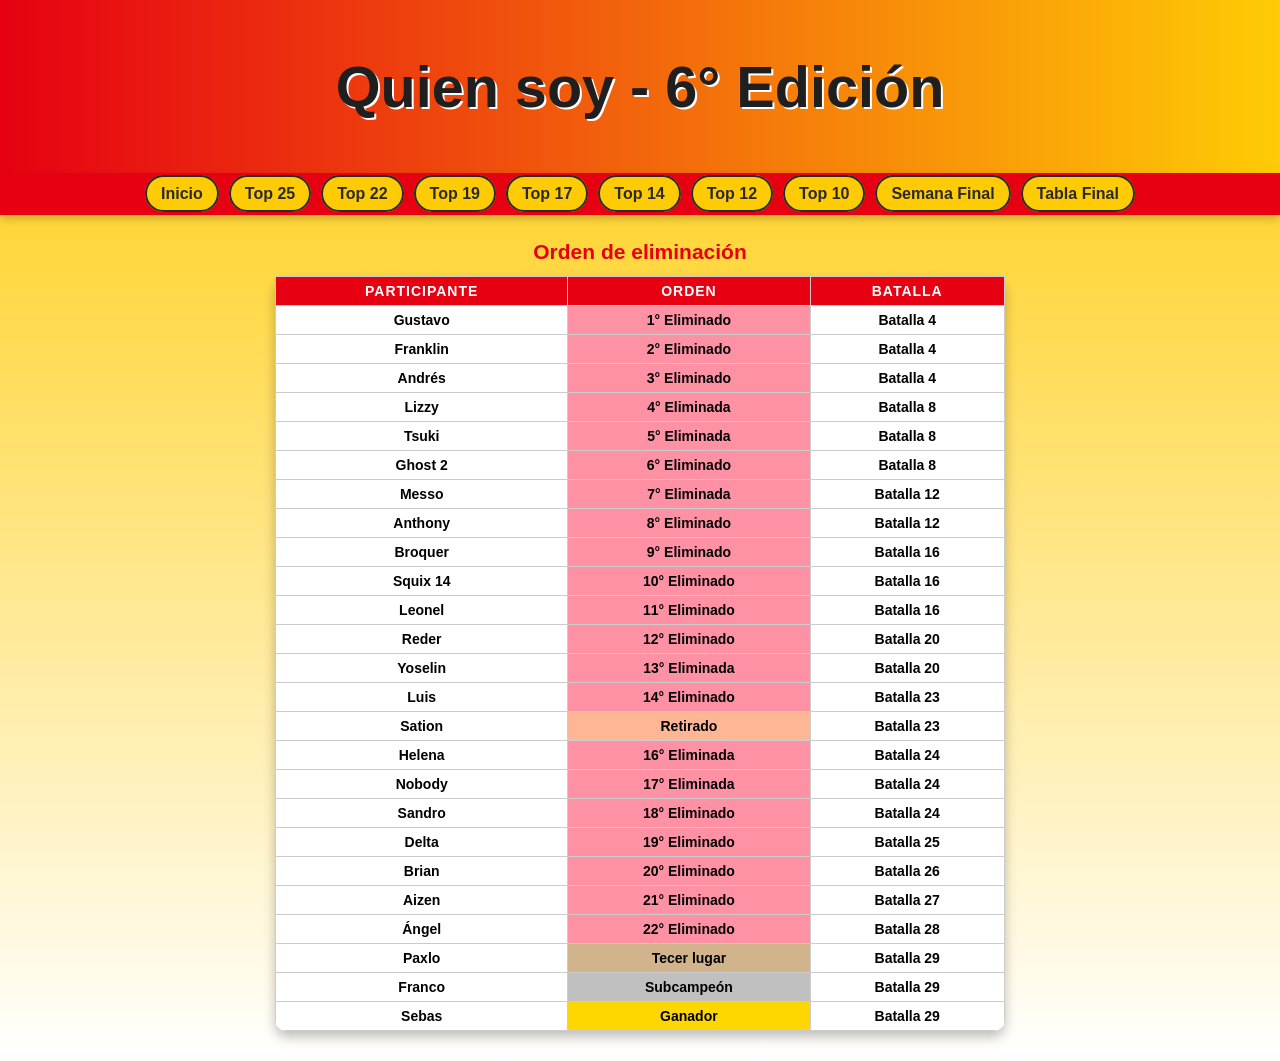
<file: index.html>
<!doctype html>
<html lang="es">
  <head>
    <meta charset="utf-8">
    <meta name="viewport" content="width=device-width, initial-scale=1.0, maximum-scale=1.0, user-scalable=no">
    <title>Orden de eliminación</title>
    <link rel="shortcut icon" href="logo.png" />

    

    <style>
      body {
        background: linear-gradient(180deg, #ffcb05, #ffffff);
        margin: 0;
        font-family: Arial;
        text-align: center;
      }
    
      /* ===== TÍTULO ===== */
      #titulo {
        padding: 15px;
        background: linear-gradient(90deg, #e60012, #ffcb05);
        color: #1f1f1f;
        font-size: 1.8em;
        font-weight: bold;
        text-shadow: 2px 2px 0 #fff;
      }
    
      /* ===== NAV ===== */
      nav {
        background-color: #e60012;
        display: flex;
        justify-content: center;
        align-items: center;
        flex-wrap: wrap;
        padding: 12px;
        margin-bottom: 25px;
        box-shadow: 0 4px 8px rgba(0,0,0,0.2);
      }
    
      nav ul {
        display: flex;
        flex-wrap: wrap;
        justify-content: center;
        gap: 10px;
        list-style: none;
        margin: 0;
        padding: 0;
      }
    
      nav ul li a {
        background-color: #ffcb05;
        color: #2a2a2a;
        font-weight: bold;
        text-decoration: none;
        padding: 8px 14px;
        border-radius: 20px;
        transition: 0.3s;
        font-size: clamp(12px, 3vw, 16px);
        border: 2px solid #2a2a2a;
      }
    
      nav ul li a:hover {
        background-color: #ffe066;
        transform: scale(1.05);
      }
    
      /* ===== CONTENEDOR TABLA ===== */
      .table-container {
        overflow-x: auto;
        -webkit-overflow-scrolling: touch;
        margin: 0 auto;
        max-width: 95%;
      }
    
      /* ===== TABLA ===== */
      table {
        width: 60%;
        border-collapse: collapse;
        box-shadow: 0 6px 12px rgba(0, 0, 0, 0.25);
        font-size: clamp(12px, 2.5vw, 14px);
        margin: 0 auto 30px;
        background-color: white;
        border-radius: 12px;
        overflow: hidden;
      }
    
      th, td {
        border: 1px solid #ccc;
        padding: 6px;
        text-align: center;
        word-wrap: break-word;
        white-space: nowrap;
      }
    
      /* Encabezado */
      th {
        background-color: #e60012;
        color: white;
        text-transform: uppercase;
        letter-spacing: 1px;
      }
    
      caption {
        font-size: 1.5em;
        margin-bottom: 12px;
        font-weight: bold;
        color: #e60012;
      }
    
      /* Subtítulos */
      .subtitulo {
        background-color: #ffffff;
        font-weight: bold;
      }
    
      /* ===== COLORES ORIGINALES (SIN CAMBIOS) ===== */
      .eliminado {
        background-color: #FF91A4;
      }
    
      .ganador {
        background-color: gold;
      }
    
      .subcampeon {
        background-color: silver;
      }
    
      .tercero {
        background-color: tan;
      }

      .retirado {
  background-color: #FFB694;
  color: black;
}

.indefi {
  background-color: #aaa;
  color: black;
}
    
      /* ===== RESPONSIVE ===== */
      @media (max-width: 600px) {
        table {
          font-size: 12px;
          width: 95%;
        }
    
        nav ul {
          flex-direction: column;
        }
    
        nav ul li a {
          width: 100%;
          display: block;
        }
    
        th, td {
          padding: 6px;
        }
      }
    </style>

  </head>

  <body>
    <header id="titulo">
      <h1>Quien soy - 6° Edición</h1>
    </header>

    <nav>
      <ul>
        <li><a href="index.html">Inicio</a></li>
        <li><a href="Top25.html">Top 25</a></li>
        <li><a href="Top22.html">Top 22</a></li>
        <li><a href="Top19.html">Top 19</a></li>
        <li><a href="Top17.html">Top 17</a></li>
        <li><a href="Top14.html">Top 14</a></li>
        <li><a href="Top12.html">Top 12</a></li>
        <li><a href="Top10.html">Top 10</a></li>
        <li><a href="semanafinal.html">Semana Final</a></li>
        <li><a href="tabla.html">Tabla Final</a></li>
      </ul>
    </nav>

    <main class="container mt-3">
      <div class="table-container">
        <table>
          <caption>Orden de eliminación</caption>
          <thead>
            <tr>
              <th>Participante</th>
              <th>Orden</th>
              <th>Batalla</th>
            </tr>
          </thead>
          <tbody>
            <tr class="subtitulo"><td>Gustavo</td><td class="eliminado">1° Eliminado</td><td>Batalla 4</td></tr>
            <tr class="subtitulo"><td>Franklin</td><td class="eliminado">2° Eliminado</td><td>Batalla 4</td></tr>
            <tr class="subtitulo"><td>Andrés</td><td class="eliminado">3° Eliminado</td><td>Batalla 4</td></tr>
            <tr class="subtitulo"><td>Lizzy</td><td class="eliminado">4° Eliminada</td><td>Batalla 8</td></tr>
            <tr class="subtitulo"><td>Tsuki</td><td class="eliminado">5° Eliminada</td><td>Batalla 8</td></tr>
            <tr class="subtitulo"><td>Ghost 2</td><td class="eliminado">6° Eliminado</td><td>Batalla 8</td></tr>
            <tr class="subtitulo"><td>Messo</td><td class="eliminado">7° Eliminada</td><td>Batalla 12</td></tr>
            <tr class="subtitulo"><td>Anthony</td><td class="eliminado">8° Eliminado</td><td>Batalla 12</td></tr>
            <tr class="subtitulo"><td>Broquer</td><td class="eliminado">9° Eliminado</td><td>Batalla 16</td></tr>
            <tr class="subtitulo"><td>Squix 14</td><td class="eliminado">10° Eliminado</td><td>Batalla 16</td></tr>
            <tr class="subtitulo"><td>Leonel</td><td class="eliminado">11° Eliminado</td><td>Batalla 16</td></tr>
            <tr class="subtitulo"><td>Reder</td><td class="eliminado">12° Eliminado</td><td>Batalla 20</td></tr>
            <tr class="subtitulo"><td>Yoselin</td><td class="eliminado">13° Eliminada</td><td>Batalla 20</td></tr>
            <tr class="subtitulo"><td>Luis</td><td class="eliminado">14° Eliminado</td><td>Batalla 23</td></tr>
            <tr class="subtitulo"><td>Sation</td><td class="retirado">Retirado</td><td>Batalla 23</td></tr>
            <tr class="subtitulo"><td>Helena</td><td class="eliminado">16° Eliminada</td><td>Batalla 24</td></tr>
            <tr class="subtitulo"><td>Nobody</td><td class="eliminado">17° Eliminada</td><td>Batalla 24</td></tr>
            <tr class="subtitulo"><td>Sandro</td><td class="eliminado">18° Eliminado</td><td>Batalla 24</td></tr>
            <tr class="subtitulo"><td>Delta</td><td class="eliminado">19° Eliminado</td><td>Batalla 25</td></tr>
            <tr class="subtitulo"><td>Brian</td><td class="eliminado">20° Eliminado</td><td>Batalla 26</td></tr>
            <tr class="subtitulo"><td>Aizen</td><td class="eliminado">21° Eliminado</td><td>Batalla 27</td></tr>
            <tr class="subtitulo"><td>Ángel</td><td class="eliminado">22° Eliminado</td><td>Batalla 28</td></tr>
            <tr class="subtitulo"><td>Paxlo</td><td class="tercero">Tecer lugar</td><td>Batalla 29</td></tr>
            <tr class="subtitulo"><td>Franco</td><td class="subcampeon">Subcampeón</td><td>Batalla 29</td></tr>
            <tr class="subtitulo"><td>Sebas</td><td class="ganador">Ganador</td><td>Batalla 29</td></tr>
          </tbody>
        </table>
      </div>
    </main>
  </body>
</html>
</file>
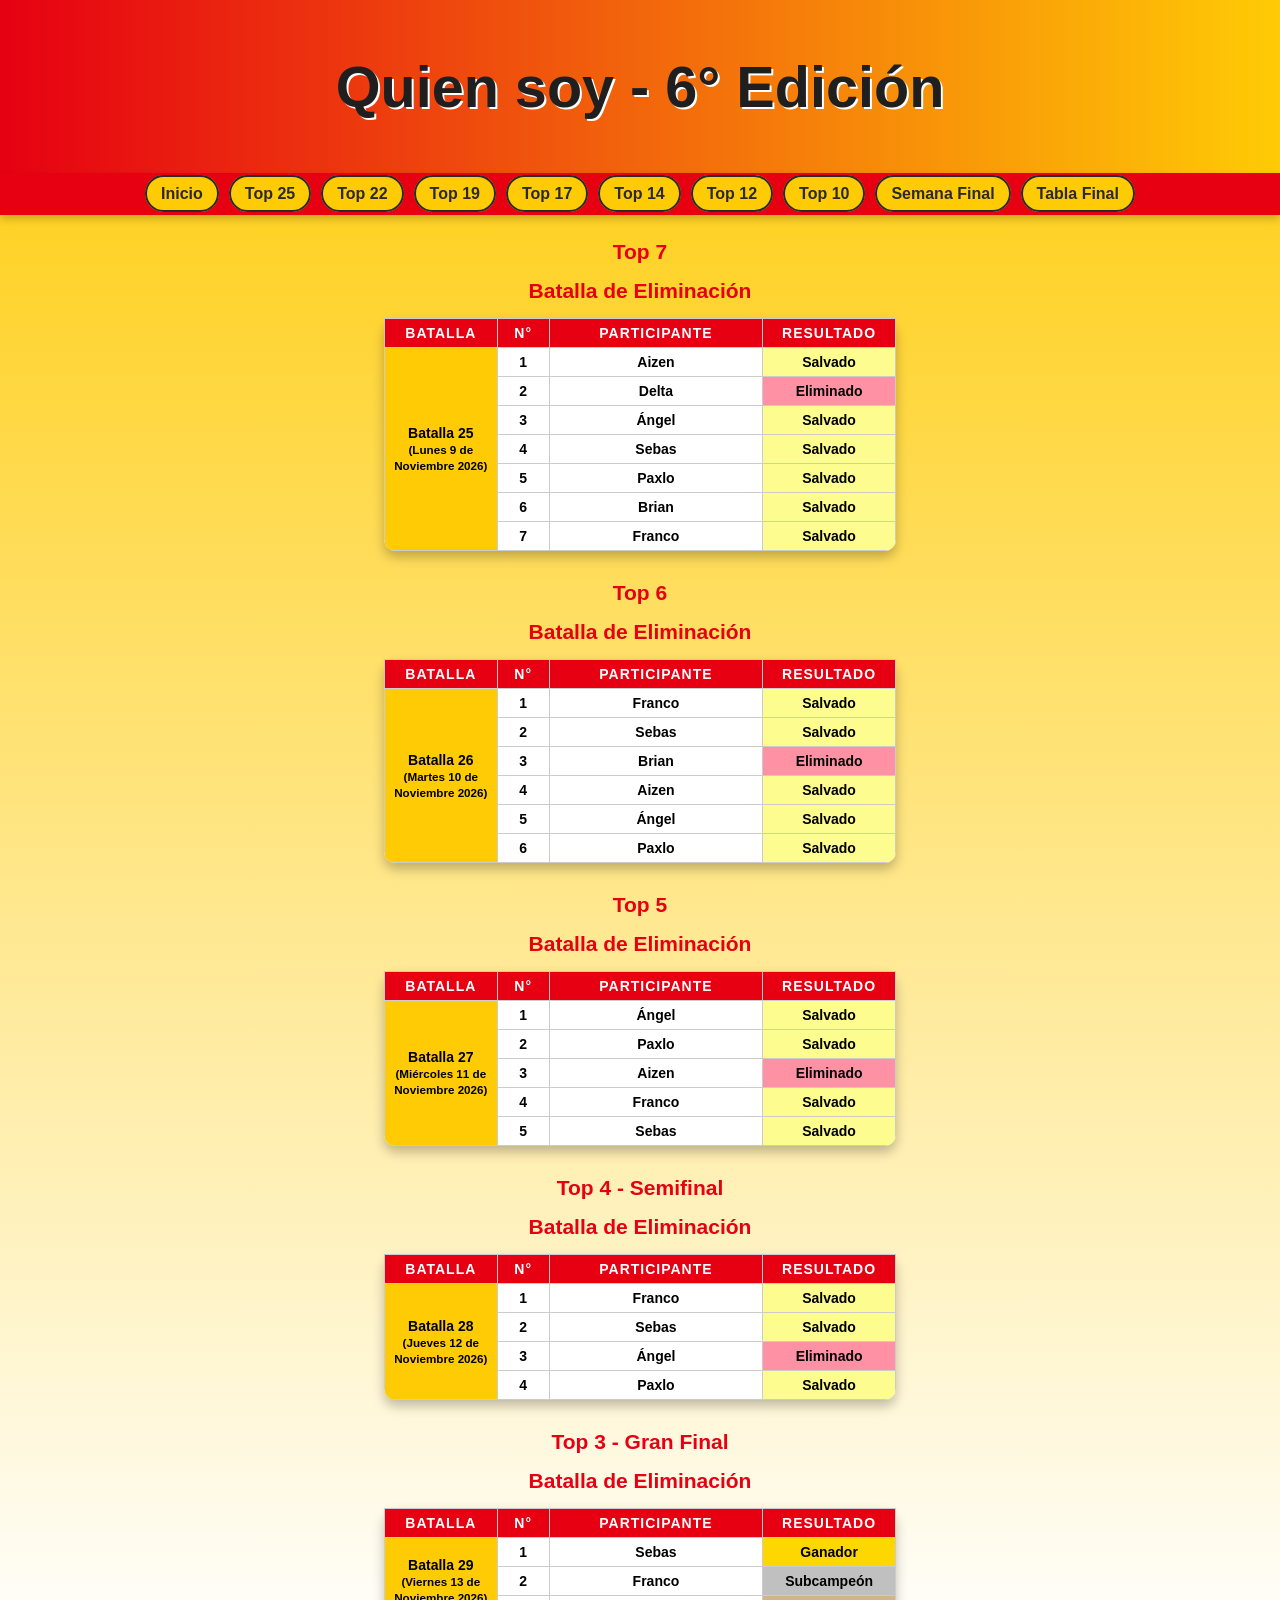
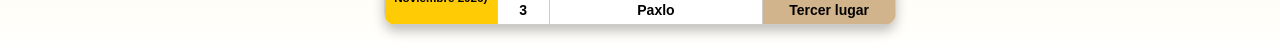
<file: semanafinal.html>
<!doctype html>
<html lang="es">
  <head>
    <meta charset="utf-8">
    <meta name="viewport" content="width=device-width, initial-scale=1">
    <title>Semana Final</title>
    <link rel="shortcut icon" href="logo.png" />

    <link rel="stylesheet" href="styles.css">
  </head>

  <body>
    <div id="titulo">
      <h1>Quien soy - 6° Edición</h1>
    </div>

    <nav>
      <ul>
        <li><a href="index.html">Inicio</a></li>
        <li><a href="Top25.html">Top 25</a></li>
        <li><a href="Top22.html">Top 22</a></li>
        <li><a href="Top19.html">Top 19</a></li>
        <li><a href="Top17.html">Top 17</a></li>
        <li><a href="Top14.html">Top 14</a></li>
        <li><a href="Top12.html">Top 12</a></li>
        <li><a href="Top10.html">Top 10</a></li>
        <li><a href="semanafinal.html">Semana Final</a></li>
        <li><a href="tabla.html">Tabla Final</a></li>
      </ul>
    </nav>

    <table>
      <caption>Top 7</caption>
      <thead>
        <tr>
          <th>Batalla</th>
          <th>N°</th>
          <th>Participante</th>
          <th>Resultado</th>
        </tr>
      </thead>
      <tbody>
        <caption>Batalla de Eliminación</caption>
        <tr>
          <td class="subtitulo" rowspan="10">Batalla 25<br><small>(Lunes 9 de Noviembre 2026)</small></td>
          <td>1</td>
          <td>Aizen</td>
          <td class="salvadop">Salvado</td> 
        </tr>
        <tr>
          <td>2</td>
          <td>Delta</td>
          <td class="eliminado">Eliminado</td> 
        </tr>
        <tr>
          <td>3</td>
          <td>Ángel</td>
          <td class="salvadop">Salvado</td> 
        </tr>
        <tr>
          <td>4</td>
          <td>Sebas</td>
          <td class="salvadop">Salvado</td> 
        </tr>
        <tr>
          <td>5</td>
          <td>Paxlo</td>
          <td class="salvadop">Salvado</td> 
        </tr>
        <tr>
         <td>6</td>
         <td>Brian</td>
         <td class="salvadop">Salvado</td> 
        </tr>
        <tr>
         <td>7</td>
         <td>Franco</td>
         <td class="salvadop">Salvado</td> 
        </tr>
      </tbody>
    </table>

    <table>
      <caption>Top 6</caption>
      <thead>
        <tr>
          <th>Batalla</th>
          <th>N°</th>
          <th>Participante</th>
          <th>Resultado</th>
        </tr>
      </thead>
      <tbody>
        <caption>Batalla de Eliminación</caption>
        <tr>
          <td class="subtitulo" rowspan="10">Batalla 26<br><small>(Martes 10 de Noviembre 2026)</small></td>
          <td>1</td>
          <td>Franco</td>
          <td class="salvadop">Salvado</td> 
        </tr>
        <tr>
          <td>2</td>
          <td>Sebas</td>
          <td class="salvadop">Salvado</td> 
        </tr>
        <tr>
          <td>3</td>
          <td>Brian</td>
          <td class="eliminado">Eliminado</td> 
        </tr>
        <tr>
          <td>4</td>
          <td>Aizen</td>
          <td class="salvadop">Salvado</td> 
        </tr>
        <tr>
         <td>5</td>
         <td>Ángel</td>
         <td class="salvadop">Salvado</td> 
        </tr>
        <tr>
         <td>6</td>
         <td>Paxlo</td>
         <td class="salvadop">Salvado</td> 
        </tr>
      </tbody>
    </table>

    <table>
      <caption>Top 5</caption>
      <thead>
        <tr>
          <th>Batalla</th>
          <th>N°</th>
          <th>Participante</th>
          <th>Resultado</th>
        </tr>
      </thead>
      <tbody>
        <caption>Batalla de Eliminación</caption>
        <tr>
          <td class="subtitulo" rowspan="10">Batalla 27<br><small>(Miércoles 11 de Noviembre 2026)</small></td>
          <td>1</td>
          <td>Ángel</td>
          <td class="salvadop">Salvado</td> 
        </tr>
        <tr>
          <td>2</td>
          <td>Paxlo</td>
          <td class="salvadop">Salvado</td> 
        </tr>
        <tr>
          <td>3</td>
          <td>Aizen</td>
          <td class="eliminado">Eliminado</td> 
        </tr>
        <tr>
         <td>4</td>
         <td>Franco</td>
         <td class="salvadop">Salvado</td> 
        </tr>
        <tr>
         <td>5</td>
         <td>Sebas</td>
         <td class="salvadop">Salvado</td> 
        </tr>
      </tbody>
    </table>

    <table>
      <caption>Top 4 - Semifinal</caption>
      <thead>
        <tr>
          <th>Batalla</th>
          <th>N°</th>
          <th>Participante</th>
          <th>Resultado</th>
        </tr>
      </thead>
      <tbody>
        <caption>Batalla de Eliminación</caption>
        <tr>
          <td class="subtitulo" rowspan="10">Batalla 28<br><small>(Jueves 12 de Noviembre 2026)</small></td>
          <td>1</td>
          <td>Franco</td>
          <td class="salvadop">Salvado</td> 
        </tr>
        <tr>
          <td>2</td>
          <td>Sebas</td>
          <td class="salvadop">Salvado</td> 
        </tr>
        <tr>
         <td>3</td>
         <td>Ángel</td>
         <td class="eliminado">Eliminado</td> 
        </tr>
        <tr>
         <td>4</td>
         <td>Paxlo</td>
         <td class="salvadop">Salvado</td> 
        </tr>
      </tbody>
    </table>

    <table>
      <caption>Top 3 - Gran Final</caption>
      <thead>
        <tr>
          <th>Batalla</th>
          <th>N°</th>
          <th>Participante</th>
          <th>Resultado</th>
        </tr>
      </thead>
      <tbody>
        <caption>Batalla de Eliminación</caption>
        <tr>
          <td class="subtitulo" rowspan="10">Batalla 29<br><small>(Viernes 13 de Noviembre 2026)</small></td>
          <td>1</td>
          <td>Sebas</td>
          <td class="ganador">Ganador</td> 
        </tr>
        <tr>
          <td>2</td>
          <td>Franco</td>
          <td class="subcampeon">Subcampeón</td> 
        </tr>
        <tr>
         <td>3</td>
         <td>Paxlo</td>
         <td class="tercero">Tercer lugar</td> 
        </tr>
      </tbody>
    </table>
  </body>
</html>
</file>
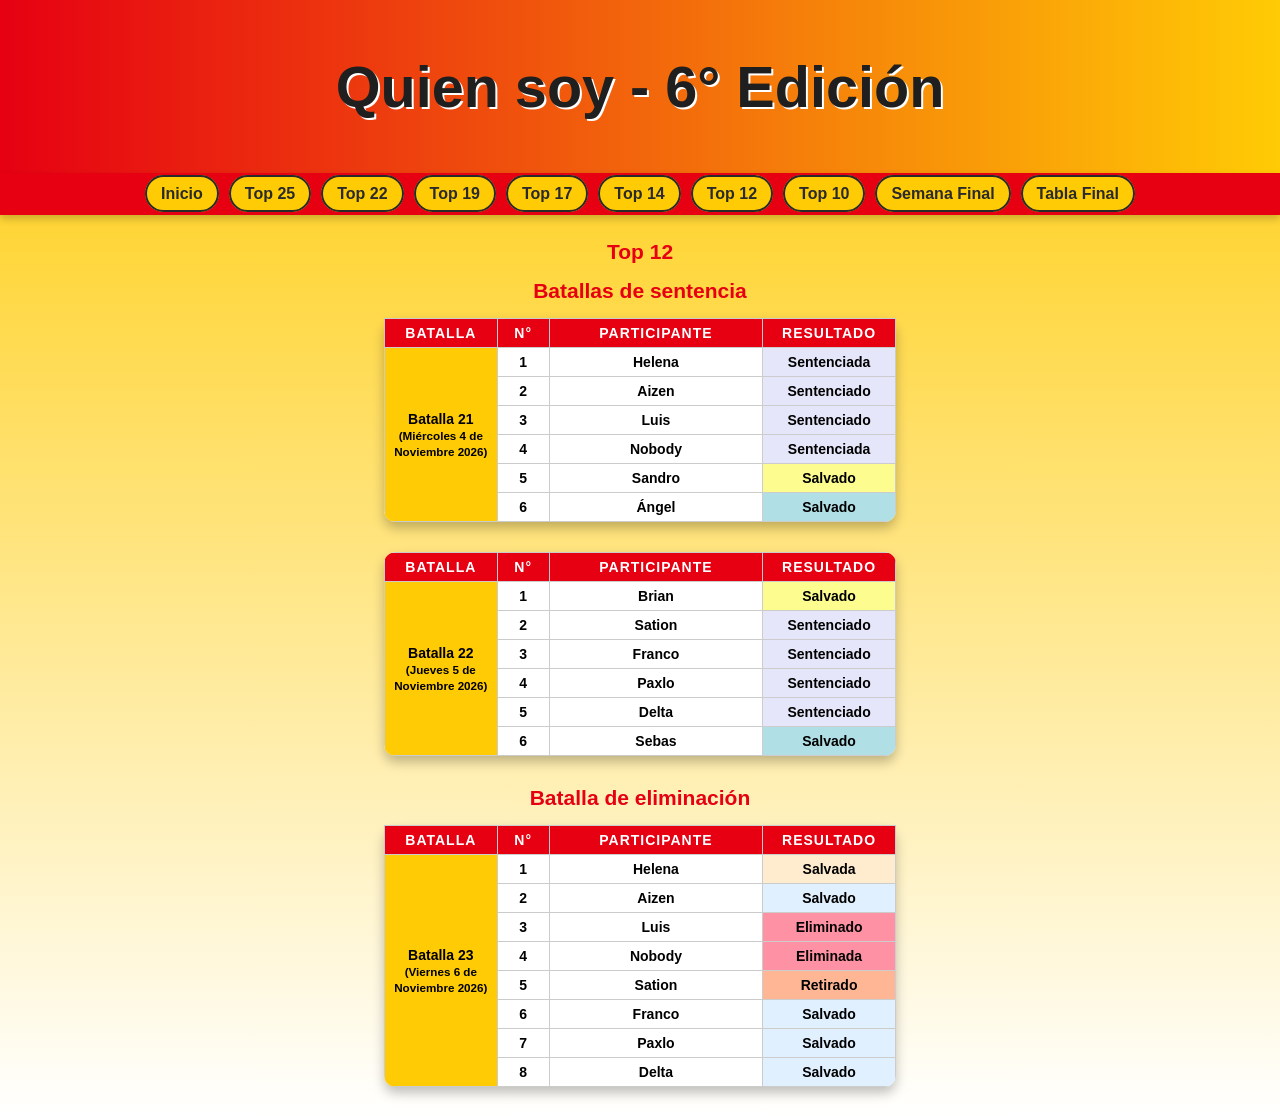
<file: Top12.html>
<!doctype html>
<html lang="es">
  <head>
    <meta charset="utf-8">
    <meta name="viewport" content="width=device-width, initial-scale=1">
    <title>Top 12</title>
    <link rel="shortcut icon" href="logo.png" />

    <link rel="stylesheet" href="styles.css">
  </head>

  <body>
    <div id="titulo">
      <h1>Quien soy - 6° Edición</h1>
    </div>

    <nav>
      <ul>
        <li><a href="index.html">Inicio</a></li>
        <li><a href="Top25.html">Top 25</a></li>
        <li><a href="Top22.html">Top 22</a></li>
        <li><a href="Top19.html">Top 19</a></li>
        <li><a href="Top17.html">Top 17</a></li>
        <li><a href="Top14.html">Top 14</a></li>
        <li><a href="Top12.html">Top 12</a></li>
        <li><a href="Top10.html">Top 10</a></li>
        <li><a href="semanafinal.html">Semana Final</a></li>
        <li><a href="tabla.html">Tabla Final</a></li>
      </ul>
    </nav>

    <table>
      <caption>Top 12</caption>
      <thead>
        <tr>
          <th>Batalla</th>
          <th>N°</th>
          <th>Participante</th>
          <th>Resultado</th>
        </tr>
      </thead>
      <tbody>
        <caption>Batallas de sentencia</caption>
        <tr>
          <td class="subtitulo" rowspan="10">Batalla 21<br><small>(Miércoles 4 de Noviembre 2026)</small></td>
          <td>1</td>
          <td>Helena</td>
          <td class="sentenciado">Sentenciada</td> 
        </tr>
        <tr>
          <td>2</td>
          <td>Aizen</td>
          <td class="sentenciado">Sentenciado</td> 
        </tr>
        <tr>
          <td>3</td>
          <td>Luis</td>
          <td class="sentenciado">Sentenciado</td> 
        </tr>
        <tr>
          <td>4</td>
          <td>Nobody</td>
          <td class="sentenciado">Sentenciada</td> 
        </tr>
        <tr>
          <td>5</td>
          <td>Sandro</td>
          <td class="salvadop">Salvado</td> 
        </tr>
        <tr>
         <td>6</td>
         <td>Ángel</td>
         <td class="salvado">Salvado</td> 
        </tr>
      </tbody>
    </table>

    <table>
      <thead>
        <tr>
          <th>Batalla</th>
          <th>N°</th>
          <th>Participante</th>
          <th>Resultado</th>
        </tr>
      </thead>
      <tbody>
        <tr>
          <td class="subtitulo" rowspan="10">Batalla 22<br><small>(Jueves 5 de Noviembre 2026)</small></td>
          <td>1</td>
          <td>Brian</td>
          <td class="salvadop">Salvado</td> 
        </tr>
        <tr>
          <td>2</td>
          <td>Sation</td>
          <td class="sentenciado">Sentenciado</td> 
        </tr>
        <tr>
          <td>3</td>
          <td>Franco</td>
          <td class="sentenciado">Sentenciado</td> 
        </tr>
        <tr>
          <td>4</td>
          <td>Paxlo</td>
          <td class="sentenciado">Sentenciado</td> 
        </tr>
        <tr>
          <td>5</td>
          <td>Delta</td>
          <td class="sentenciado">Sentenciado</td> 
        </tr>
        <tr>
         <td>6</td>
         <td>Sebas</td>
         <td class="salvado">Salvado</td> 
        </tr>
      </tbody>
    </table>

    <table>
      <thead>
        <tr>
          <th>Batalla</th>
          <th>N°</th>
          <th>Participante</th>
          <th>Resultado</th>
        </tr>
      </thead>
      <tbody>
        <caption>Batalla de eliminación</caption>
        <tr>
          <td class="subtitulo" rowspan="10">Batalla 23<br><small>(Viernes 6 de Noviembre 2026)</small></td>
          <td>1</td>
          <td>Helena</td>
          <td class="salvadope">Salvada</td>
        </tr>
        <tr>
          <td>2</td>
          <td>Aizen</td>
          <td class="salvadoe">Salvado</td>
        </tr>
        <tr>
          <td>3</td>
          <td>Luis</td>
          <td class="eliminado">Eliminado</td>
        </tr>
        <tr>
          <td>4</td>
          <td>Nobody</td>
          <td class="eliminado">Eliminada</td>
        </tr>
        <tr>
          <td>5</td>
          <td>Sation</td>
          <td class="retirado">Retirado</td>
        </tr>
        <tr>
          <td>6</td>
          <td>Franco</td>
          <td class="salvadoe">Salvado</td>
        </tr>
        <tr>
          <td>7</td>
          <td>Paxlo</td>
          <td class="salvadoe">Salvado</td>
        </tr>
        <tr>
          <td>8</td>
          <td>Delta</td>
          <td class="salvadoe">Salvado</td>
        </tr>
      </tbody>
    </table>
  </body>
</html>
</file>
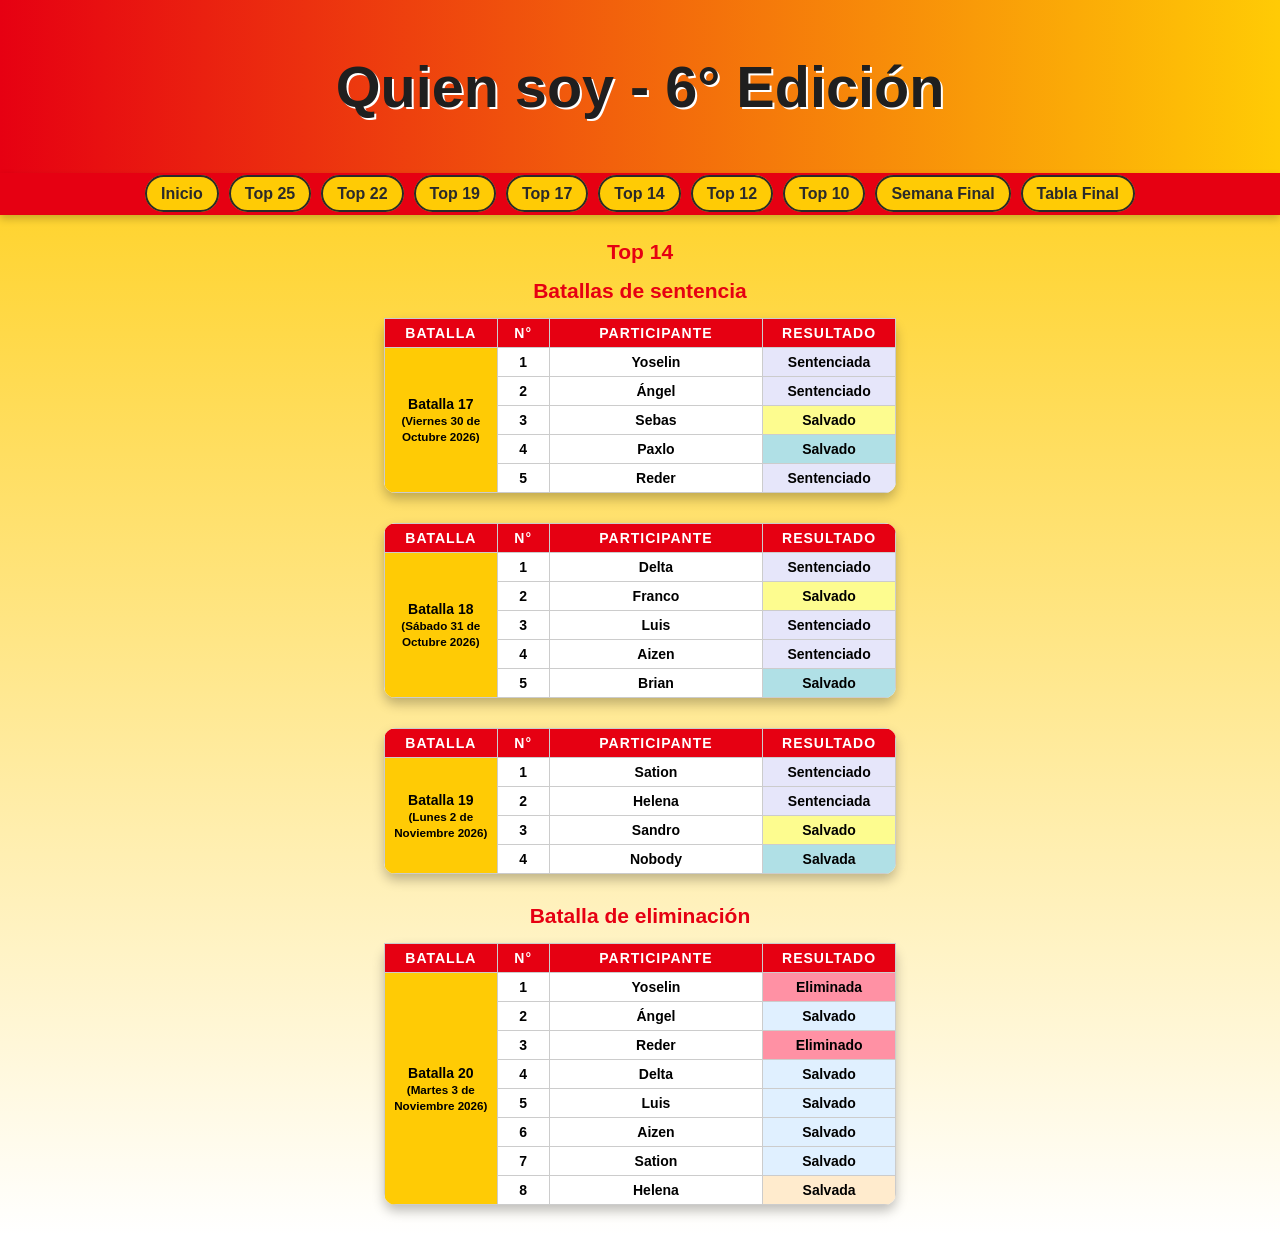
<file: Top14.html>
<!doctype html>
<html lang="es">
  <head>
    <meta charset="utf-8">
    <meta name="viewport" content="width=device-width, initial-scale=1">
    <title>Top 14</title>
    <link rel="shortcut icon" href="logo.png" />

    <link rel="stylesheet" href="styles.css">
  </head>

  <body>
    <div id="titulo">
      <h1>Quien soy - 6° Edición</h1>
    </div>

    <nav>
      <ul>
        <li><a href="index.html">Inicio</a></li>
        <li><a href="Top25.html">Top 25</a></li>
        <li><a href="Top22.html">Top 22</a></li>
        <li><a href="Top19.html">Top 19</a></li>
        <li><a href="Top17.html">Top 17</a></li>
        <li><a href="Top14.html">Top 14</a></li>
        <li><a href="Top12.html">Top 12</a></li>
        <li><a href="Top10.html">Top 10</a></li>
        <li><a href="semanafinal.html">Semana Final</a></li>
        <li><a href="tabla.html">Tabla Final</a></li>
      </ul>
    </nav>

    <table>
      <caption>Top 14</caption>
      <thead>
        <tr>
          <th>Batalla</th>
          <th>N°</th>
          <th>Participante</th>
          <th>Resultado</th>
        </tr>
      </thead>
      <tbody>
        <caption>Batallas de sentencia</caption>
        <tr>
          <td class="subtitulo" rowspan="10">Batalla 17<br><small>(Viernes 30 de Octubre 2026)</small></td>
          <td>1</td>
          <td>Yoselin</td>
          <td class="sentenciado">Sentenciada</td> 
        </tr>
        <tr>
          <td>2</td>
          <td>Ángel</td>
          <td class="sentenciado">Sentenciado</td> 
        </tr>
        <tr>
          <td>3</td>
          <td>Sebas</td>
          <td class="salvadop">Salvado</td> 
        </tr>
        <tr>
          <td>4</td>
          <td>Paxlo</td>
          <td class="salvado">Salvado</td> 
        </tr>
        <tr>
          <td>5</td>
          <td>Reder</td>
          <td class="sentenciado">Sentenciado</td> 
        </tr>
      </tbody>
    </table>

    <table>
      <thead>
        <tr>
          <th>Batalla</th>
          <th>N°</th>
          <th>Participante</th>
          <th>Resultado</th>
        </tr>
      </thead>
      <tbody>
        <tr>
          <td class="subtitulo" rowspan="10">Batalla 18<br><small>(Sábado 31 de Octubre 2026)</small></td>
          <td>1</td>
          <td>Delta</td>
          <td class="sentenciado">Sentenciado</td> 
        </tr>
        <tr>
          <td>2</td>
          <td>Franco</td>
          <td class="salvadop">Salvado</td> 
        </tr>
        <tr>
          <td>3</td>
          <td>Luis</td>
          <td class="sentenciado">Sentenciado</td> 
        </tr>
        <tr>
          <td>4</td>
          <td>Aizen</td>
          <td class="sentenciado">Sentenciado</td> 
        </tr>
        <tr>
          <td>5</td>
          <td>Brian</td>
          <td class="salvado">Salvado</td> 
        </tr>
      </tbody>
    </table>

    <table>
      <thead>
        <tr>
          <th>Batalla</th>
          <th>N°</th>
          <th>Participante</th>
          <th>Resultado</th>
        </tr>
      </thead>
      <tbody>
        <tr>
          <td class="subtitulo" rowspan="10">Batalla 19<br><small>(Lunes 2 de Noviembre 2026)</small></td>
          <td>1</td>
          <td>Sation</td>
          <td class="sentenciado">Sentenciado</td> 
        </tr>
        <tr>
          <td>2</td>
          <td>Helena</td>
          <td class="sentenciado">Sentenciada</td> 
        </tr>
        <tr>
          <td>3</td>
          <td>Sandro</td>
          <td class="salvadop">Salvado</td> 
        </tr>
        <tr>
          <td>4</td>
          <td>Nobody</td>
          <td class="salvado">Salvada</td> 
        </tr>
      </tbody>
    </table>

    <table>
      <thead>
        <tr>
          <th>Batalla</th>
          <th>N°</th>
          <th>Participante</th>
          <th>Resultado</th>
        </tr>
      </thead>
      <tbody>
        <caption>Batalla de eliminación</caption>
        <tr>
          <td class="subtitulo" rowspan="10">Batalla 20<br><small>(Martes 3 de Noviembre 2026)</small></td>
          <td>1</td>
          <td>Yoselin</td>
          <td class="eliminado">Eliminada</td>
        </tr>
        <tr>
          <td>2</td>
          <td>Ángel</td>
          <td class="salvadoe">Salvado</td>
        </tr>
        <tr>
          <td>3</td>
          <td>Reder</td>
          <td class="eliminado">Eliminado</td>
        </tr>
        <tr>
          <td>4</td>
          <td>Delta</td>
          <td class="salvadoe">Salvado</td>
        </tr>
        <tr>
          <td>5</td>
          <td>Luis</td>
          <td class="salvadoe">Salvado</td>
        </tr>
        <tr>
          <td>6</td>
          <td>Aizen</td>
          <td class="salvadoe">Salvado</td>
        </tr>
        <tr>
          <td>7</td>
          <td>Sation</td>
          <td class="salvadoe">Salvado</td>
        </tr>
        <tr>
          <td>8</td>
          <td>Helena</td>
          <td class="salvadope">Salvada</td>
        </tr>
      </tbody>
    </table>
  </body>
</html>
</file>
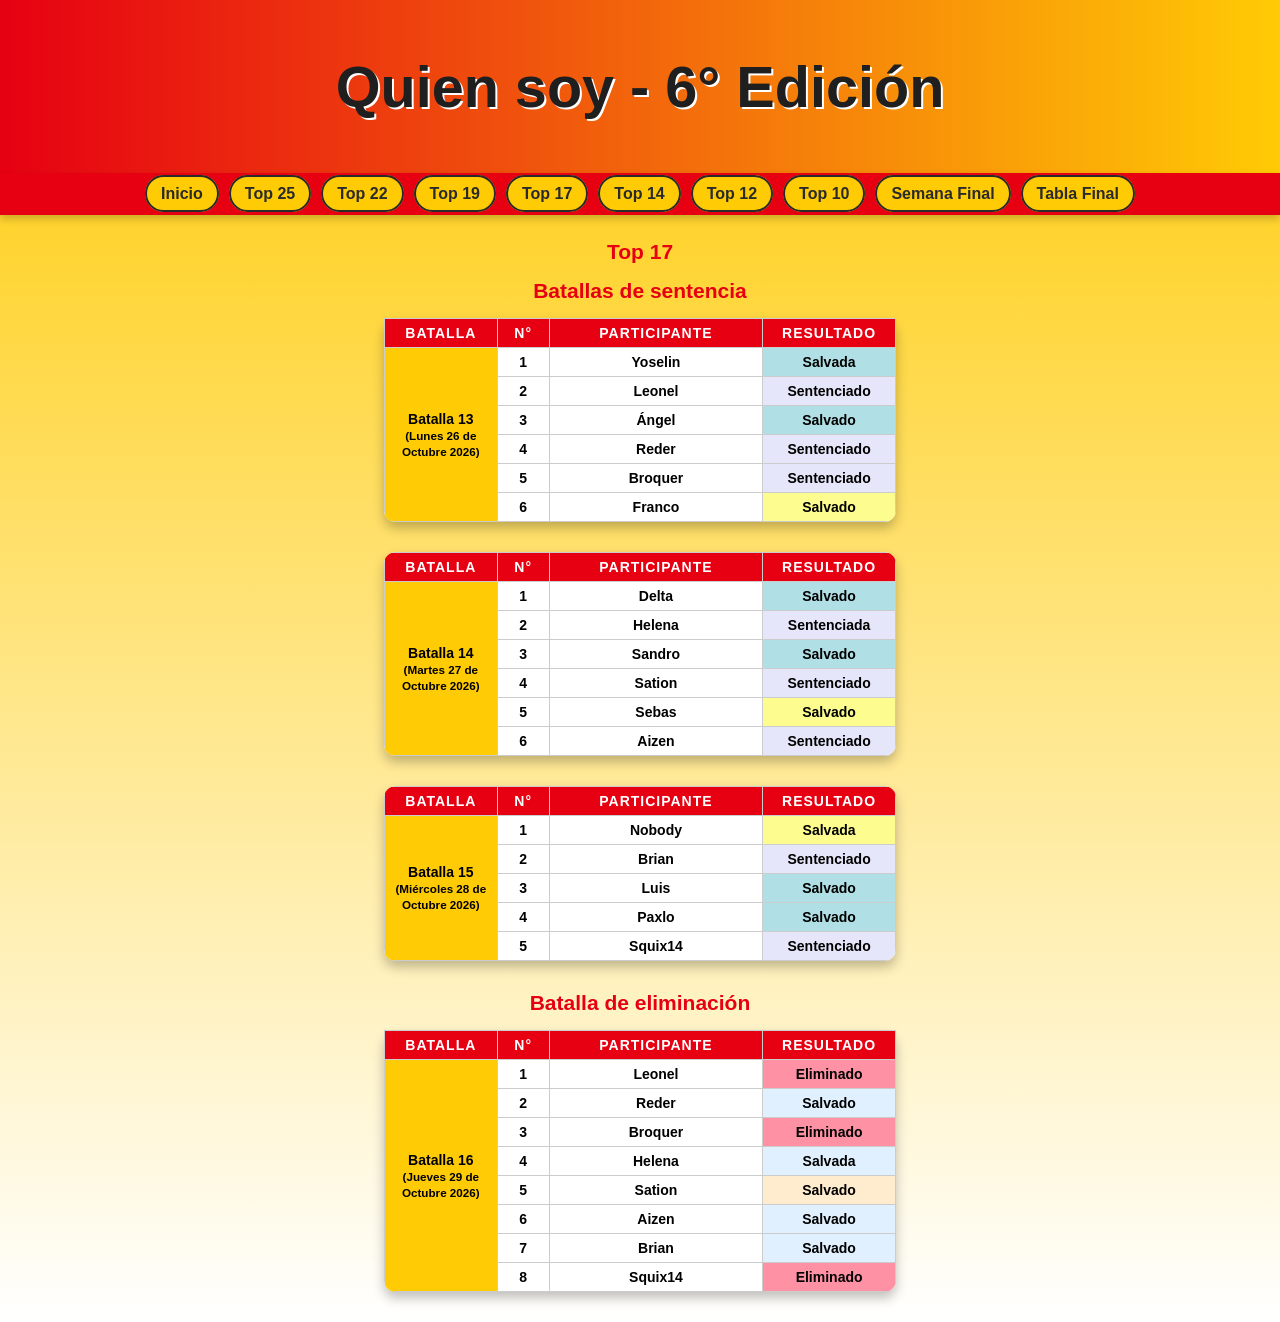
<file: Top17.html>
<!doctype html>
<html lang="es">
  <head>
    <meta charset="utf-8">
    <meta name="viewport" content="width=device-width, initial-scale=1">
    <title>Top 17</title>
    <link rel="shortcut icon" href="logo.png" />

    <link rel="stylesheet" href="styles.css">
  </head>

  <body>
    <div id="titulo">
      <h1>Quien soy - 6° Edición</h1>
    </div>

    <nav>
      <ul>
        <li><a href="index.html">Inicio</a></li>
        <li><a href="Top25.html">Top 25</a></li>
        <li><a href="Top22.html">Top 22</a></li>
        <li><a href="Top19.html">Top 19</a></li>
        <li><a href="Top17.html">Top 17</a></li>
        <li><a href="Top14.html">Top 14</a></li>
        <li><a href="Top12.html">Top 12</a></li>
        <li><a href="Top10.html">Top 10</a></li>
        <li><a href="semanafinal.html">Semana Final</a></li>
        <li><a href="tabla.html">Tabla Final</a></li>
      </ul>
    </nav>

    <table>
      <caption>Top 17</caption>
      <thead>
        <tr>
          <th>Batalla</th>
          <th>N°</th>
          <th>Participante</th>
          <th>Resultado</th>
        </tr>
      </thead>
      <tbody>
        <caption>Batallas de sentencia</caption>
        <tr>
          <td class="subtitulo" rowspan="10">Batalla 13<br><small>(Lunes 26 de Octubre 2026)</small></td>
          <td>1</td>
          <td>Yoselin</td>
          <td class="salvado">Salvada</td> 
        </tr>
        <tr>
          <td>2</td>
          <td>Leonel</td>
          <td class="sentenciado">Sentenciado</td> 
        </tr>
        <tr>
          <td>3</td>
          <td>Ángel</td>
          <td class="salvado">Salvado</td> 
        </tr>
        <tr>
          <td>4</td>
          <td>Reder</td>
          <td class="sentenciado">Sentenciado</td> 
        </tr>
        <tr>
          <td>5</td>
          <td>Broquer</td>
          <td class="sentenciado">Sentenciado</td> 
        </tr>
        <tr>
          <td>6</td>
          <td>Franco</td>
          <td class="salvadop">Salvado</td> 
        </tr>
      </tbody>
    </table>

    <table>
      <thead>
        <tr>
          <th>Batalla</th>
          <th>N°</th>
          <th>Participante</th>
          <th>Resultado</th>
        </tr>
      </thead>
      <tbody>
        <tr>
          <td class="subtitulo" rowspan="10">Batalla 14<br><small>(Martes 27 de Octubre 2026)</small></td>
          <td>1</td>
          <td>Delta</td>
          <td class="salvado">Salvado</td> 
        </tr>
        <tr>
          <td>2</td>
          <td>Helena</td>
          <td class="sentenciado">Sentenciada</td> 
        </tr>
        <tr>
          <td>3</td>
          <td>Sandro</td>
          <td class="salvado">Salvado</td> 
        </tr>
        <tr>
          <td>4</td>
          <td>Sation</td>
          <td class="sentenciado">Sentenciado</td> 
        </tr>
        <tr>
          <td>5</td>
          <td>Sebas</td>
          <td class="salvadop">Salvado</td> 
        </tr>
        <tr>
          <td>6</td>
          <td>Aizen</td>
          <td class="sentenciado">Sentenciado</td> 
        </tr>
      </tbody>
    </table>

    <table>
      <thead>
        <tr>
          <th>Batalla</th>
          <th>N°</th>
          <th>Participante</th>
          <th>Resultado</th>
        </tr>
      </thead>
      <tbody>
        <tr>
          <td class="subtitulo" rowspan="10">Batalla 15<br><small>(Miércoles 28 de Octubre 2026)</small></td>
          <td>1</td>
          <td>Nobody</td>
          <td class="salvadop">Salvada</td> 
        </tr>
        <tr>
          <td>2</td>
          <td>Brian</td>
          <td class="sentenciado">Sentenciado</td> 
        </tr>
        <tr>
          <td>3</td>
          <td>Luis</td>
          <td class="salvado">Salvado</td> 
        </tr>
        <tr>
          <td>4</td>
          <td>Paxlo</td>
          <td class="salvado">Salvado</td> 
        </tr>
        <tr>
          <td>5</td>
          <td>Squix14</td>
          <td class="sentenciado">Sentenciado</td> 
        </tr>
      </tbody>
    </table>

    <table>
      <thead>
        <tr>
          <th>Batalla</th>
          <th>N°</th>
          <th>Participante</th>
          <th>Resultado</th>
        </tr>
      </thead>
      <tbody>
        <caption>Batalla de eliminación</caption>
        <tr>
          <td class="subtitulo" rowspan="10">Batalla 16<br><small>(Jueves 29 de Octubre 2026)</small></td>
          <td>1</td>
          <td>Leonel</td>
          <td class="eliminado">Eliminado</td>
        </tr>
        <tr>
          <td>2</td>
          <td>Reder</td>
          <td class="salvadoe">Salvado</td>
        </tr>
        <tr>
          <td>3</td>
          <td>Broquer</td>
          <td class="eliminado">Eliminado</td>
        </tr>
        <tr>
          <td>4</td>
          <td>Helena</td>
          <td class="salvadoe">Salvada</td>
        </tr>
        <tr>
          <td>5</td>
          <td>Sation</td>
          <td class="salvadope">Salvado</td>
        </tr>
        <tr>
          <td>6</td>
          <td>Aizen</td>
          <td class="salvadoe">Salvado</td>
        </tr>
        <tr>
          <td>7</td>
          <td>Brian</td>
          <td class="salvadoe">Salvado</td>
        </tr>
        <tr>
          <td>8</td>
          <td>Squix14</td>
          <td class="eliminado">Eliminado</td>
        </tr>
      </tbody>
    </table>
  </body>
</html>
</file>
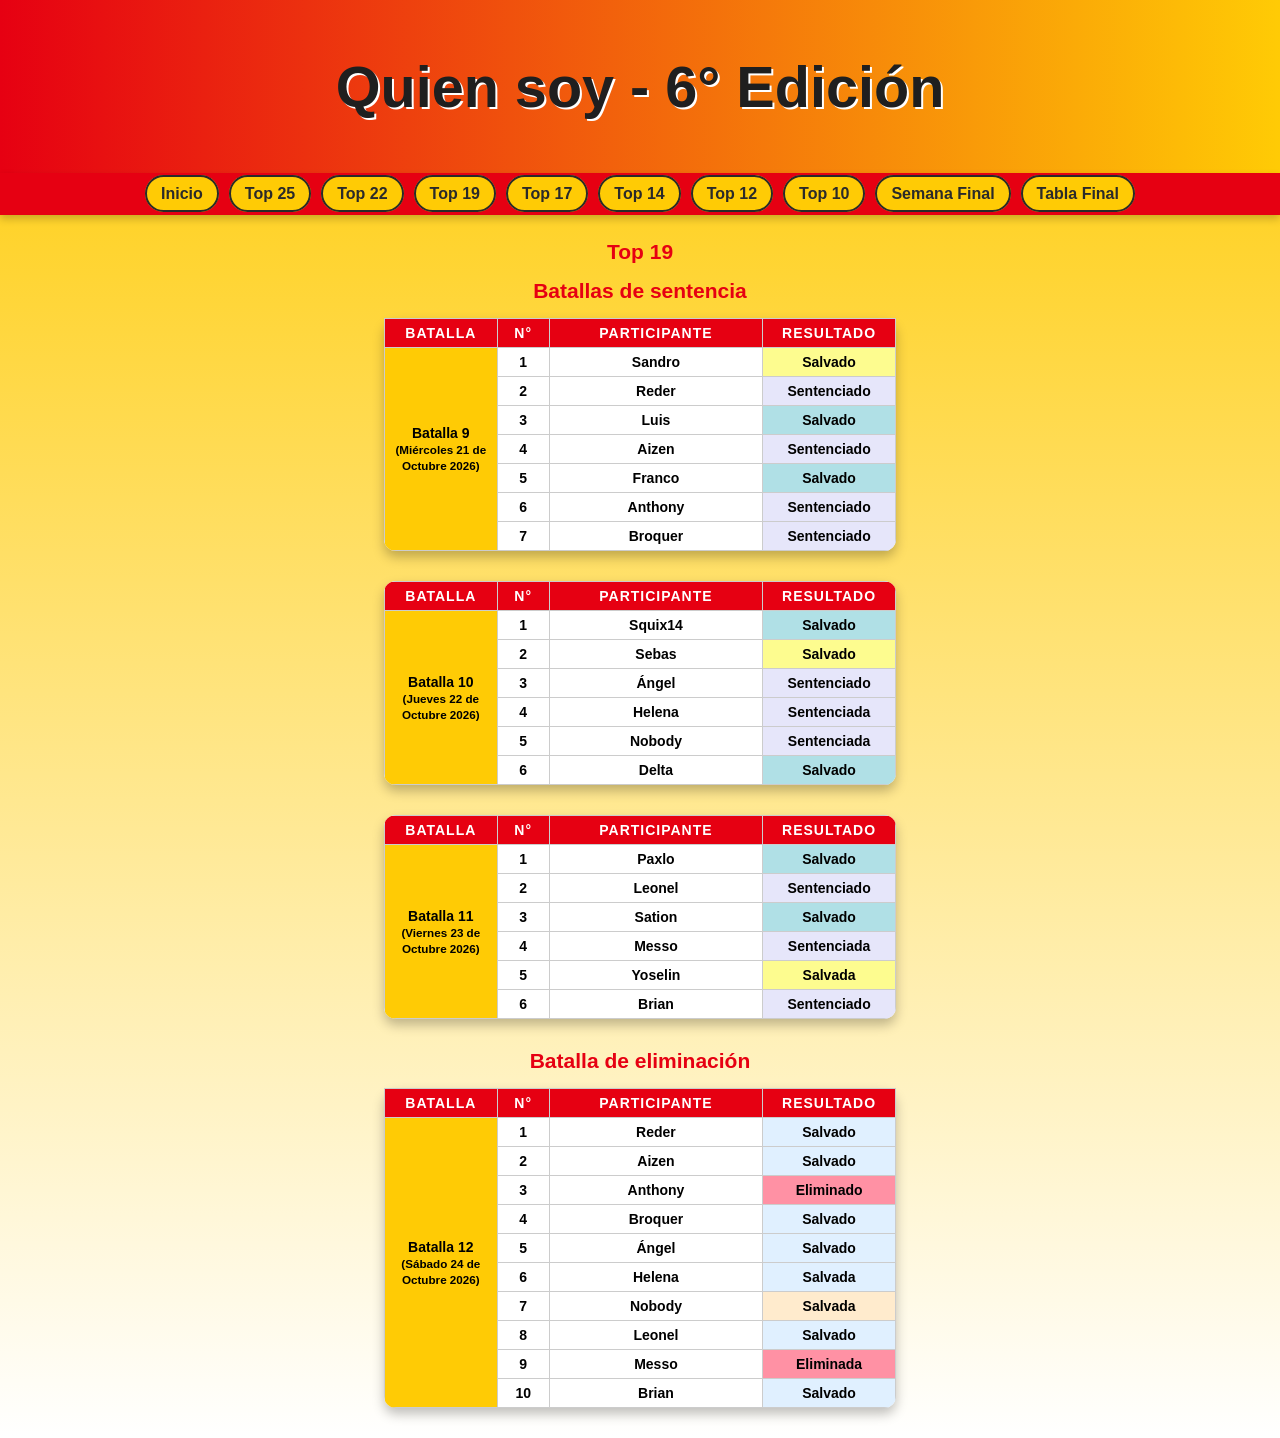
<file: Top19.html>
<!doctype html>
<html lang="es">
  <head>
    <meta charset="utf-8">
    <meta name="viewport" content="width=device-width, initial-scale=1">
    <title>Top 19</title>
    <link rel="shortcut icon" href="logo.png" />

    <link rel="stylesheet" href="styles.css">
  </head>

  <body>
    <div id="titulo">
      <h1>Quien soy - 6° Edición</h1>
    </div>

    <nav>
      <ul>
        <li><a href="index.html">Inicio</a></li>
        <li><a href="Top25.html">Top 25</a></li>
        <li><a href="Top22.html">Top 22</a></li>
        <li><a href="Top19.html">Top 19</a></li>
        <li><a href="Top17.html">Top 17</a></li>
        <li><a href="Top14.html">Top 14</a></li>
        <li><a href="Top12.html">Top 12</a></li>
        <li><a href="Top10.html">Top 10</a></li>
        <li><a href="semanafinal.html">Semana Final</a></li>
        <li><a href="tabla.html">Tabla Final</a></li>
      </ul>
    </nav>

    <table>
      <caption>Top 19</caption>
      <thead>
        <tr>
          <th>Batalla</th>
          <th>N°</th>
          <th>Participante</th>
          <th>Resultado</th>
        </tr>
      </thead>
      <tbody>
        <caption>Batallas de sentencia</caption>
        <tr>
          <td class="subtitulo" rowspan="10">Batalla 9<br><small>(Miércoles 21 de Octubre 2026)</small></td>
          <td>1</td>
          <td>Sandro</td>
          <td class="salvadop">Salvado</td> 
        </tr>
        <tr>
          <td>2</td>
          <td>Reder</td>
          <td class="sentenciado">Sentenciado</td> 
        </tr>
        <tr>
          <td>3</td>
          <td>Luis</td>
          <td class="salvado">Salvado</td> 
        </tr>
        <tr>
          <td>4</td>
          <td>Aizen</td>
          <td class="sentenciado">Sentenciado</td> 
        </tr>
        <tr>
          <td>5</td>
          <td>Franco</td>
          <td class="salvado">Salvado</td> 
        </tr>
        <tr>
          <td>6</td>
          <td>Anthony</td>
          <td class="sentenciado">Sentenciado</td> 
        </tr>
        <tr>
          <td>7</td>
          <td>Broquer</td>
          <td class="sentenciado">Sentenciado</td> 
        </tr>
      </tbody>
    </table>

    <table>
      <thead>
        <tr>
          <th>Batalla</th>
          <th>N°</th>
          <th>Participante</th>
          <th>Resultado</th>
        </tr>
      </thead>
      <tbody>
        <tr>
          <td class="subtitulo" rowspan="10">Batalla 10<br><small>(Jueves 22 de Octubre 2026)</small></td>
          <td>1</td>
          <td>Squix14</td>
          <td class="salvado">Salvado</td> 
        </tr>
        <tr>
          <td>2</td>
          <td>Sebas</td>
          <td class="salvadop">Salvado</td> 
        </tr>
        <tr>
          <td>3</td>
          <td>Ángel</td>
          <td class="sentenciado">Sentenciado</td> 
        </tr>
        <tr>
          <td>4</td>
          <td>Helena</td>
          <td class="sentenciado">Sentenciada</td> 
        </tr>
        <tr>
          <td>5</td>
          <td>Nobody</td>
          <td class="sentenciado">Sentenciada</td> 
        </tr>
        <tr>
          <td>6</td>
          <td>Delta</td>
          <td class="salvado">Salvado</td> 
        </tr>
      </tbody>
    </table>

    <table>
      <thead>
        <tr>
          <th>Batalla</th>
          <th>N°</th>
          <th>Participante</th>
          <th>Resultado</th>
        </tr>
      </thead>
      <tbody>
        <tr>
          <td class="subtitulo" rowspan="10">Batalla 11<br><small>(Viernes 23 de Octubre 2026)</small></td>
          <td>1</td>
          <td>Paxlo</td>
          <td class="salvado">Salvado</td> 
        </tr>
        <tr>
          <td>2</td>
          <td>Leonel</td>
          <td class="sentenciado">Sentenciado</td> 
        </tr>
        <tr>
          <td>3</td>
          <td>Sation</td>
          <td class="salvado">Salvado</td> 
        </tr>
        <tr>
          <td>4</td>
          <td>Messo</td>
          <td class="sentenciado">Sentenciada</td> 
        </tr>
        <tr>
          <td>5</td>
          <td>Yoselin</td>
          <td class="salvadop">Salvada</td> 
        </tr>
        <tr>
          <td>6</td>
          <td>Brian</td>
          <td class="sentenciado">Sentenciado</td> 
        </tr>
      </tbody>
    </table>

    <table>
      <thead>
        <tr>
          <th>Batalla</th>
          <th>N°</th>
          <th>Participante</th>
          <th>Resultado</th>
        </tr>
      </thead>
      <tbody>
        <caption>Batalla de eliminación</caption>
        <tr>
          <td class="subtitulo" rowspan="10">Batalla 12<br><small>(Sábado 24 de Octubre 2026)</small></td>
          <td>1</td>
          <td>Reder</td>
          <td class="salvadoe">Salvado</td>
        </tr>
        <tr>
          <td>2</td>
          <td>Aizen</td>
          <td class="salvadoe">Salvado</td>
        </tr>
        <tr>
          <td>3</td>
          <td>Anthony</td>
          <td class="eliminado">Eliminado</td>
        </tr>
        <tr>
          <td>4</td>
          <td>Broquer</td>
          <td class="salvadoe">Salvado</td>
        </tr>
        <tr>
          <td>5</td>
          <td>Ángel</td>
          <td class="salvadoe">Salvado</td>
        </tr>
        <tr>
          <td>6</td>
          <td>Helena</td>
          <td class="salvadoe">Salvada</td>
        </tr>
        <tr>
          <td>7</td>
          <td>Nobody</td>
          <td class="salvadope">Salvada</td>
        </tr>
        <tr>
          <td>8</td>
          <td>Leonel</td>
          <td class="salvadoe">Salvado</td>
        </tr>
        <tr>
          <td>9</td>
          <td>Messo</td>
          <td class="eliminado">Eliminada</td>
        </tr>
        <tr>
          <td>10</td>
          <td>Brian</td>
          <td class="salvadoe">Salvado</td>
        </tr>
      </tbody>
    </table>
  </body>
</html>
</file>
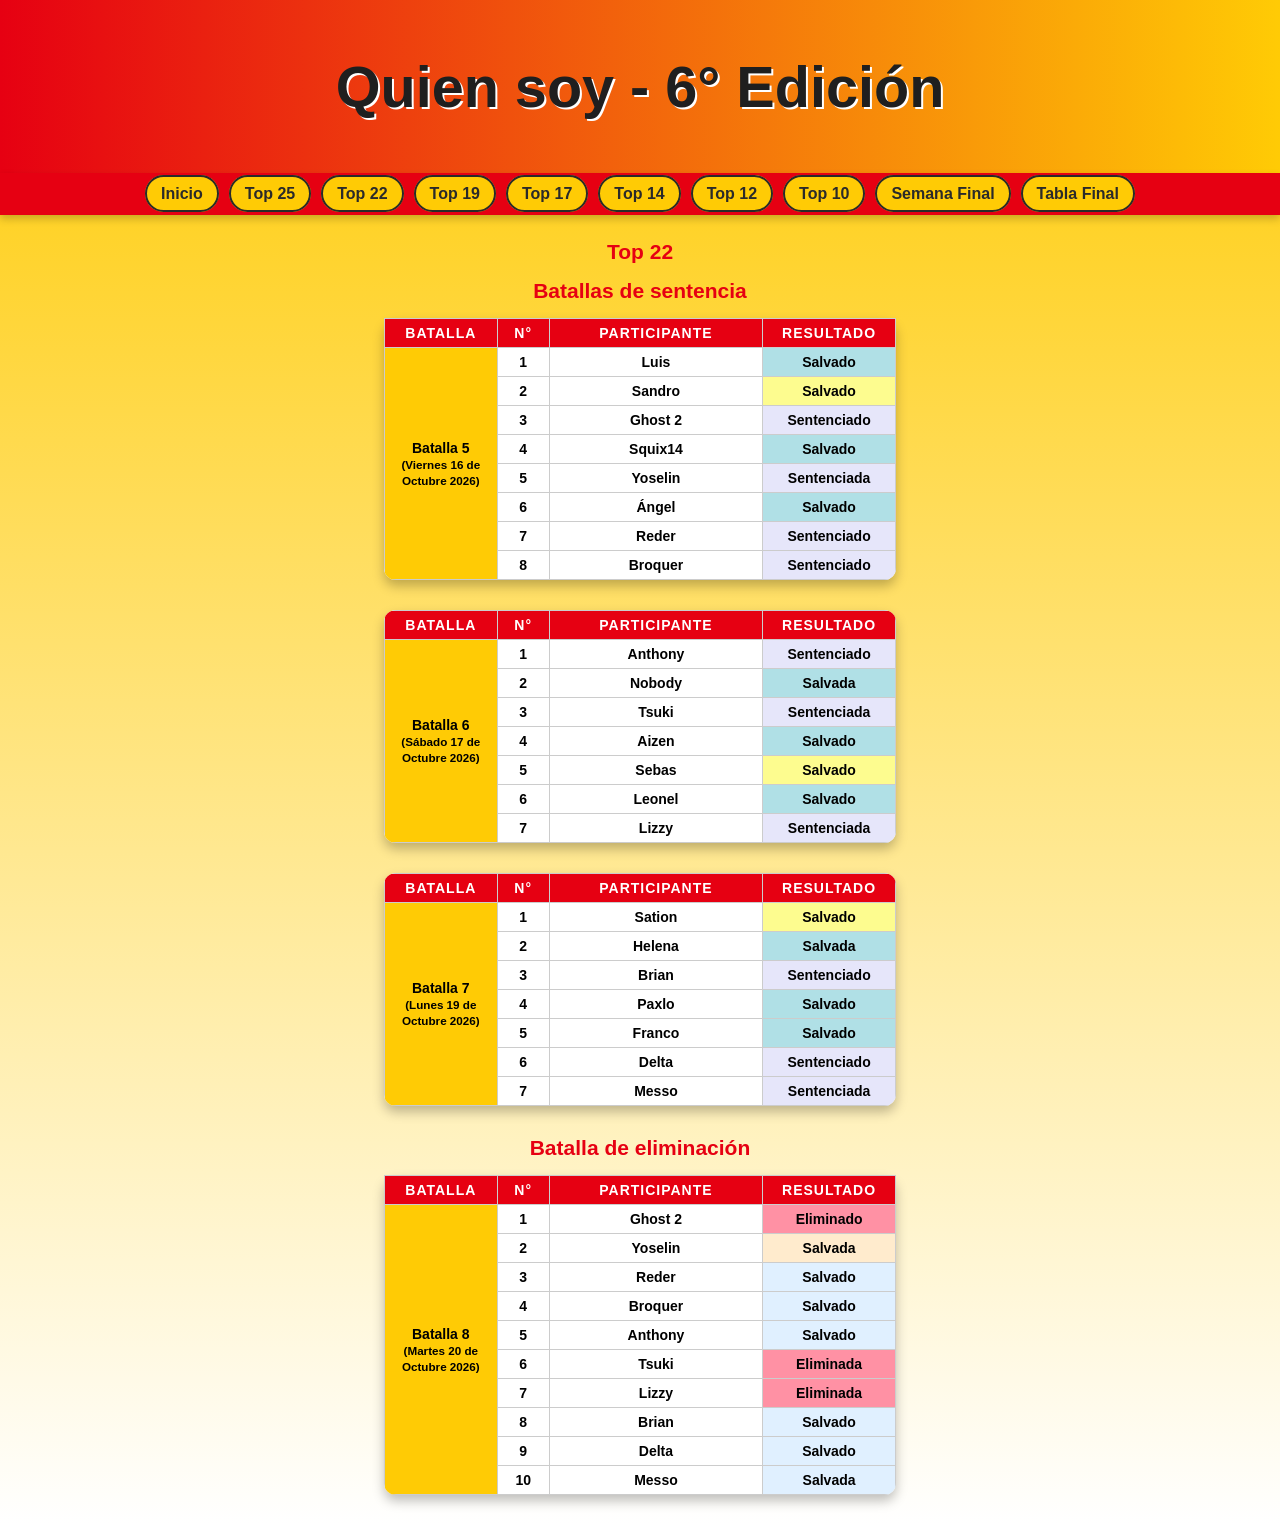
<file: Top22.html>
<!doctype html>
<html lang="es">
  <head>
    <meta charset="utf-8">
    <meta name="viewport" content="width=device-width, initial-scale=1">
    <title>Top 22</title>
    <link rel="shortcut icon" href="logo.png" />

    <link rel="stylesheet" href="styles.css">
  </head>

  <body>
    <div id="titulo">
      <h1>Quien soy - 6° Edición</h1>
    </div>

    <nav>
      <ul>
        <li><a href="index.html">Inicio</a></li>
        <li><a href="Top25.html">Top 25</a></li>
        <li><a href="Top22.html">Top 22</a></li>
        <li><a href="Top19.html">Top 19</a></li>
        <li><a href="Top17.html">Top 17</a></li>
        <li><a href="Top14.html">Top 14</a></li>
        <li><a href="Top12.html">Top 12</a></li>
        <li><a href="Top10.html">Top 10</a></li>
        <li><a href="semanafinal.html">Semana Final</a></li>
        <li><a href="tabla.html">Tabla Final</a></li>
      </ul>
    </nav>

    <table>
      <caption>Top 22</caption>
      <thead>
        <tr>
          <th>Batalla</th>
          <th>N°</th>
          <th>Participante</th>
          <th>Resultado</th>
        </tr>
      </thead>
      <tbody>
        <caption>Batallas de sentencia</caption>
        <tr>
          <td class="subtitulo" rowspan="10">Batalla 5<br><small>(Viernes 16 de Octubre 2026)</small></td>
          <td>1</td>
          <td>Luis</td>
          <td class="salvado">Salvado</td> 
        </tr>
        <tr>
          <td>2</td>
          <td>Sandro</td>
          <td class="salvadop">Salvado</td> 
        </tr>
        <tr>
          <td>3</td>
          <td>Ghost 2</td>
          <td class="sentenciado">Sentenciado</td> 
        </tr>
        <tr>
          <td>4</td>
          <td>Squix14</td>
          <td class="salvado">Salvado</td> 
        </tr>
        <tr>
          <td>5</td>
          <td>Yoselin</td>
          <td class="sentenciado">Sentenciada</td> 
        </tr>
        <tr>
          <td>6</td>
          <td>Ángel</td>
          <td class="salvado">Salvado</td> 
        </tr>
        <tr>
          <td>7</td>
          <td>Reder</td>
          <td class="sentenciado">Sentenciado</td> 
        </tr>
        <tr>
          <td>8</td>
          <td>Broquer</td>
          <td class="sentenciado">Sentenciado</td> 
        </tr>
      </tbody>
    </table>

    <table>
      <thead>
        <tr>
          <th>Batalla</th>
          <th>N°</th>
          <th>Participante</th>
          <th>Resultado</th>
        </tr>
      </thead>
      <tbody>
        <tr>
          <td class="subtitulo" rowspan="10">Batalla 6<br><small>(Sábado 17 de Octubre 2026)</small></td>
          <td>1</td>
          <td>Anthony</td>
          <td class="sentenciado">Sentenciado</td> 
        </tr>
        <tr>
          <td>2</td>
          <td>Nobody</td>
          <td class="salvado">Salvada</td> 
        </tr>
        <tr>
          <td>3</td>
          <td>Tsuki</td>
          <td class="sentenciado">Sentenciada</td> 
        </tr>
        <tr>
          <td>4</td>
          <td>Aizen</td>
          <td class="salvado">Salvado</td> 
        </tr>
        <tr>
          <td>5</td>
          <td>Sebas</td>
          <td class="salvadop">Salvado</td> 
        </tr>
        <tr>
          <td>6</td>
          <td>Leonel</td>
          <td class="salvado">Salvado</td> 
        </tr>
        <tr>
          <td>7</td>
          <td>Lizzy</td>
          <td class="sentenciado">Sentenciada</td> 
        </tr>
      </tbody>
    </table>

    <table>
      <thead>
        <tr>
          <th>Batalla</th>
          <th>N°</th>
          <th>Participante</th>
          <th>Resultado</th>
        </tr>
      </thead>
      <tbody>
        <tr>
          <td class="subtitulo" rowspan="10">Batalla 7<br><small>(Lunes 19 de Octubre 2026)</small></td>
          <td>1</td>
          <td>Sation</td>
          <td class="salvadop">Salvado</td> 
        </tr>
        <tr>
          <td>2</td>
          <td>Helena</td>
          <td class="salvado">Salvada</td> 
        </tr>
        <tr>
          <td>3</td>
          <td>Brian</td>
          <td class="sentenciado">Sentenciado</td> 
        </tr>
        <tr>
          <td>4</td>
          <td>Paxlo</td>
          <td class="salvado">Salvado</td> 
        </tr>
        <tr>
          <td>5</td>
          <td>Franco</td>
          <td class="salvado">Salvado</td> 
        </tr>
        <tr>
          <td>6</td>
          <td>Delta</td>
          <td class="sentenciado">Sentenciado</td> 
        </tr>
        <tr>
          <td>7</td>
          <td>Messo</td>
          <td class="sentenciado">Sentenciada</td> 
        </tr>
      </tbody>
    </table>

    <table>
      <thead>
        <tr>
          <th>Batalla</th>
          <th>N°</th>
          <th>Participante</th>
          <th>Resultado</th>
        </tr>
      </thead>
      <tbody>
        <caption>Batalla de eliminación</caption>
        <tr>
          <td class="subtitulo" rowspan="10">Batalla 8<br><small>(Martes 20 de Octubre 2026)</small></td>
          <td>1</td>
          <td>Ghost 2</td>
          <td class="eliminado">Eliminado</td>
        </tr>
        <tr>
          <td>2</td>
          <td>Yoselin</td>
          <td class="salvadope">Salvada</td>
        </tr>
        <tr>
          <td>3</td>
          <td>Reder</td>
          <td class="salvadoe">Salvado</td>
        </tr>
        <tr>
          <td>4</td>
          <td>Broquer</td>
          <td class="salvadoe">Salvado</td>
        </tr>
        <tr>
          <td>5</td>
          <td>Anthony</td>
          <td class="salvadoe">Salvado</td>
        </tr>
        <tr>
          <td>6</td>
          <td>Tsuki</td>
          <td class="eliminado">Eliminada</td>
        </tr>
        <tr>
          <td>7</td>
          <td>Lizzy</td>
          <td class="eliminado">Eliminada</td>
        </tr>
        <tr>
          <td>8</td>
          <td>Brian</td>
          <td class="salvadoe">Salvado</td>
        </tr>
        <tr>
          <td>9</td>
          <td>Delta</td>
          <td class="salvadoe">Salvado</td>
        </tr>
        <tr>
          <td>10</td>
          <td>Messo</td>
          <td class="salvadoe">Salvada</td>
        </tr>
      </tbody>
    </table>
  </body>
</html>
</file>
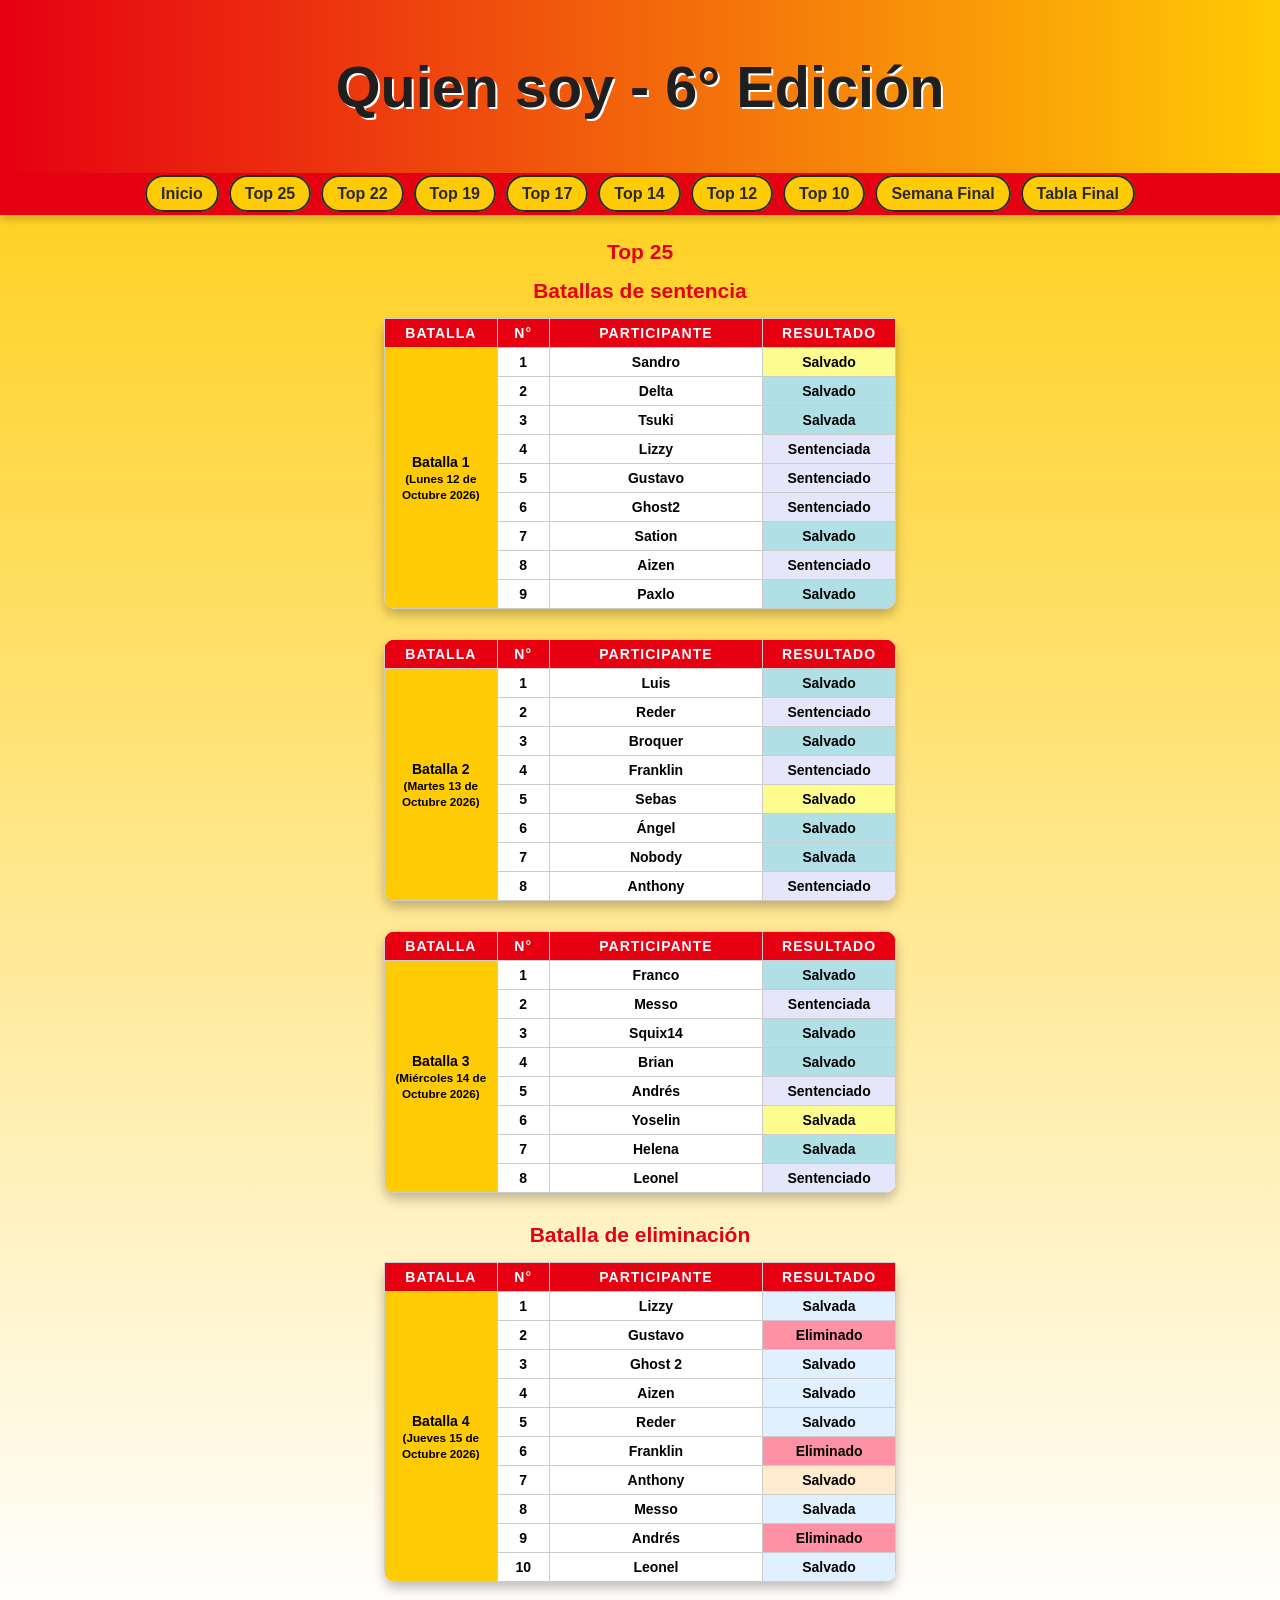
<file: Top25.html>
<!doctype html>
<html lang="es">
  <head>
    <meta charset="utf-8">
    <meta name="viewport" content="width=device-width, initial-scale=1">
    <title>Top 25</title>
    <link rel="shortcut icon" href="logo.png" />

    <link rel="stylesheet" href="styles.css">
  </head>

  <body>
    <div id="titulo">
      <h1>Quien soy - 6° Edición</h1>
    </div>

    <nav>
      <ul>
        <li><a href="index.html">Inicio</a></li>
        <li><a href="Top25.html">Top 25</a></li>
        <li><a href="Top22.html">Top 22</a></li>
        <li><a href="Top19.html">Top 19</a></li>
        <li><a href="Top17.html">Top 17</a></li>
        <li><a href="Top14.html">Top 14</a></li>
        <li><a href="Top12.html">Top 12</a></li>
        <li><a href="Top10.html">Top 10</a></li>
        <li><a href="semanafinal.html">Semana Final</a></li>
        <li><a href="tabla.html">Tabla Final</a></li>
      </ul>
    </nav>

    <table>
      <caption>Top 25</caption>
      <thead>
        <tr>
          <th>Batalla</th>
          <th>N°</th>
          <th>Participante</th>
          <th>Resultado</th>
        </tr>
      </thead>
      <tbody>
        <caption>Batallas de sentencia</caption>
        <tr>
          <td class="subtitulo" rowspan="10">Batalla 1<br><small>(Lunes 12 de Octubre 2026)</small></td>
          <td>1</td>
          <td>Sandro</td>
          <td class="salvadop">Salvado</td> 
        </tr>
        <tr>
          <td>2</td>
          <td>Delta</td>
          <td class="salvado">Salvado</td> 
        </tr>
        <tr>
          <td>3</td>
          <td>Tsuki</td>
          <td class="salvado">Salvada</td>
        </tr>
        <tr>
          <td>4</td>
          <td>Lizzy</td>
          <td class="sentenciado">Sentenciada</td>
        </tr>
        <tr>
          <td>5</td>
          <td>Gustavo</td>
          <td class="sentenciado">Sentenciado</td>
        </tr>
        <tr>
          <td>6</td>
          <td>Ghost2</td>
          <td class="sentenciado">Sentenciado</td>
        </tr>
        <tr>
          <td>7</td>
          <td>Sation</td>
          <td class="salvado">Salvado</td> 
        </tr>
        <tr>
          <td>8</td>
          <td>Aizen</td>
          <td class="sentenciado">Sentenciado</td> 
        </tr>
        <tr>
          <td>9</td>
          <td>Paxlo</td>
          <td class="salvado">Salvado</td> 
        </tr>
      </tbody>
    </table>

    <table>
      <thead>
        <tr>
          <th>Batalla</th>
          <th>N°</th>
          <th>Participante</th>
          <th>Resultado</th>
        </tr>
      </thead>
      <tbody>
        <tr>
          <td class="subtitulo" rowspan="10">Batalla 2<br><small>(Martes 13 de Octubre 2026)</small></td>
          <td>1</td>
          <td>Luis</td>
          <td class="salvado">Salvado</td> 
        </tr>
        <tr>
          <td>2</td>
          <td>Reder</td>
          <td class="sentenciado">Sentenciado</td> 
        </tr>
        <tr>
          <td>3</td>
          <td>Broquer</td>
          <td class="salvado">Salvado</td> 
        </tr>
        <tr>
          <td>4</td>
          <td>Franklin</td>
          <td class="sentenciado">Sentenciado</td> 
        </tr>
        <tr>
          <td>5</td>
          <td>Sebas</td>
          <td class="salvadop">Salvado</td> 
        </tr>
        <tr>
          <td>6</td>
          <td>Ángel</td>
          <td class="salvado">Salvado</td> 
        </tr>
        <tr>
          <td>7</td>
          <td>Nobody</td>
          <td class="salvado">Salvada</td> 
        </tr>
        <tr>
          <td>8</td>
          <td>Anthony</td>
          <td class="sentenciado">Sentenciado</td> 
        </tr>
      </tbody>
    </table>

    <table>
      <thead>
        <tr>
          <th>Batalla</th>
          <th>N°</th>
          <th>Participante</th>
          <th>Resultado</th>
        </tr>
      </thead>
      <tbody>
        <tr>
          <td class="subtitulo" rowspan="10">Batalla 3<br><small>(Miércoles 14 de Octubre 2026)</small></td>
          <td>1</td>
          <td>Franco</td>
          <td class="salvado">Salvado</td> 
        </tr>
        <tr>
          <td>2</td>
          <td>Messo</td>
          <td class="sentenciado">Sentenciada</td> 
        </tr>
        <tr>
          <td>3</td>
          <td>Squix14</td>
          <td class="salvado">Salvado</td> 
        </tr>
        <tr>
          <td>4</td>
          <td>Brian</td>
          <td class="salvado">Salvado</td> 
        </tr>
        <tr>
          <td>5</td>
          <td>Andrés</td>
          <td class="sentenciado">Sentenciado</td> 
        </tr>
        <tr>
          <td>6</td>
          <td>Yoselin</td>
          <td class="salvadop">Salvada</td> 
        </tr>
        <tr>
          <td>7</td>
          <td>Helena</td>
          <td class="salvado">Salvada</td> 
        </tr>
        <tr>
          <td>8</td>
          <td>Leonel</td>
          <td class="sentenciado">Sentenciado</td> 
        </tr>
      </tbody>
    </table>

    <table>
      <thead>
        <tr>
          <th>Batalla</th>
          <th>N°</th>
          <th>Participante</th>
          <th>Resultado</th>
        </tr>
      </thead>
      <tbody>
        <caption>Batalla de eliminación</caption>
        <tr>
          <td class="subtitulo" rowspan="10">Batalla 4<br><small>(Jueves 15 de Octubre 2026)</small></td>
          <td>1</td>
          <td>Lizzy</td>
          <td class="salvadoe">Salvada</td>
        </tr>
        <tr>
          <td>2</td>
          <td>Gustavo</td>
          <td class="eliminado">Eliminado</td>
        </tr>
        <tr>
          <td>3</td>
          <td>Ghost 2</td>
          <td class="salvadoe">Salvado</td>
        </tr>
        <tr>
          <td>4</td>
          <td>Aizen</td>
          <td class="salvadoe">Salvado</td>
        </tr>
        <tr>
          <td>5</td>
          <td>Reder</td>
          <td class="salvadoe">Salvado</td>
        </tr>
        <tr>
          <td>6</td>
          <td>Franklin</td>
          <td class="eliminado">Eliminado</td>
        </tr>
        <tr>
          <td>7</td>
          <td>Anthony</td>
          <td class="salvadope">Salvado</td>
        </tr>
        <tr>
          <td>8</td>
          <td>Messo</td>
          <td class="salvadoe">Salvada</td>
        </tr>
        <tr>
          <td>9</td>
          <td>Andrés</td>
          <td class="eliminado">Eliminado</td>
        </tr>
        <tr>
          <td>10</td>
          <td>Leonel</td>
          <td class="salvadoe">Salvado</td>
        </tr>
      </tbody>
    </table>
  </body>
</html>
</file>
<file: styles.css>
body {
  background: linear-gradient(180deg, #ffcb05, #ffffff);
  margin: 0;
  font-family: Arial;
  text-align: center;
}

/* ===== TÍTULO ===== */
#titulo {
  padding: 15px;
  background: linear-gradient(90deg, #e60012, #ffcb05);
  color: #1f1f1f;
  font-size: 1.8em;
  font-weight: bold;
  text-shadow: 2px 2px 0 #fff;
}

/* ===== NAV ===== */
nav {
  background-color: #e60012;
  display: flex;
  justify-content: center;
  align-items: center;
  flex-wrap: wrap;
  padding: 12px;
  margin-bottom: 25px;
  box-shadow: 0 4px 8px rgba(0,0,0,0.2);
}

nav ul {
  display: flex;
  flex-wrap: wrap;
  justify-content: center;
  gap: 10px;
  list-style: none;
  margin: 0;
  padding: 0;
}

nav ul li a {
  background-color: #ffcb05;
  color: #2a2a2a;
  font-weight: bold;
  text-decoration: none;
  padding: 8px 14px;
  border-radius: 20px;
  transition: 0.3s;
  font-size: clamp(12px, 3vw, 16px);
  border: 2px solid #2a2a2a;
}

nav ul li a:hover {
  background-color: #ffe066;
  transform: scale(1.05);
}

/* ===== TABLA ===== */
table {
  border-collapse: collapse;
  margin: 0 auto 30px auto;
  width: 40%;
  max-width: 900px;
  background-color: white;
  box-shadow: 0 6px 12px rgba(0, 0, 0, 0.25);
  font-size: clamp(12px, 2.5vw, 14px);
  table-layout: fixed;
  border-radius: 12px;
  overflow: hidden;
}

th, td {
  border: 1px solid #ccc;
  padding: 6px;
  text-align: center;
  word-wrap: break-word;
}

/* Encabezado */
th {
  background-color: #e60012;
  color: white;
  text-transform: uppercase;
  letter-spacing: 1px;
}

td {
  font-weight: bold;
}

/* Caption */
caption {
  font-size: 1.5em;
  margin-bottom: 15px;
  font-weight: bold;
  color: #e60012;
}

/* Columnas */
th:nth-child(1), td:nth-child(1) { width: 25%; }
th:nth-child(2), td:nth-child(2) { width: 10%; }
th:nth-child(3), td:nth-child(3) { width: 50%; }
th:nth-child(4), td:nth-child(4) { width: 30%; }

/* ===== ESTADOS (COLORES ORIGINALES) ===== */
.salvado {
  background-color: #B0E0E6;
  color: black;
}

.salvadop {
  background-color: #FDFC8F;
  color: black;
}

.salvadope {
  background-color: #FFEBCD;
  color: black;
}

.sentenciado {
  background-color: #E6E6FA;
  color: black;
}

.salvadoe {
  background-color: #E0F0FF;
  color: black;
}

.eliminado {
  background-color: #FF91A4;
  color: black;
}

.retirado {
  background-color: #FFB694;
  color: black;
}

.ganador {
  background-color: gold;
  color: black;
}

.subcampeon {
  background-color: silver;
  color: black;
}

.tercero {
  background-color: tan;
  color: black;
}

/* Subtítulo */
.subtitulo {
  background-color: #ffcb05;
  font-weight: bold;
}

.indefi {
  background-color: #aaa;
  color: black;
}

/* ===== RESPONSIVE ===== */
@media (max-width: 600px) {
  table {
    font-size: 12px;
    width: 90%;
  }

  nav ul {
    flex-direction: column;
  }

  nav ul li a {
    width: 100%;
    display: block;
  }

  th, td {
    padding: 6px;
  }
}
</file>
